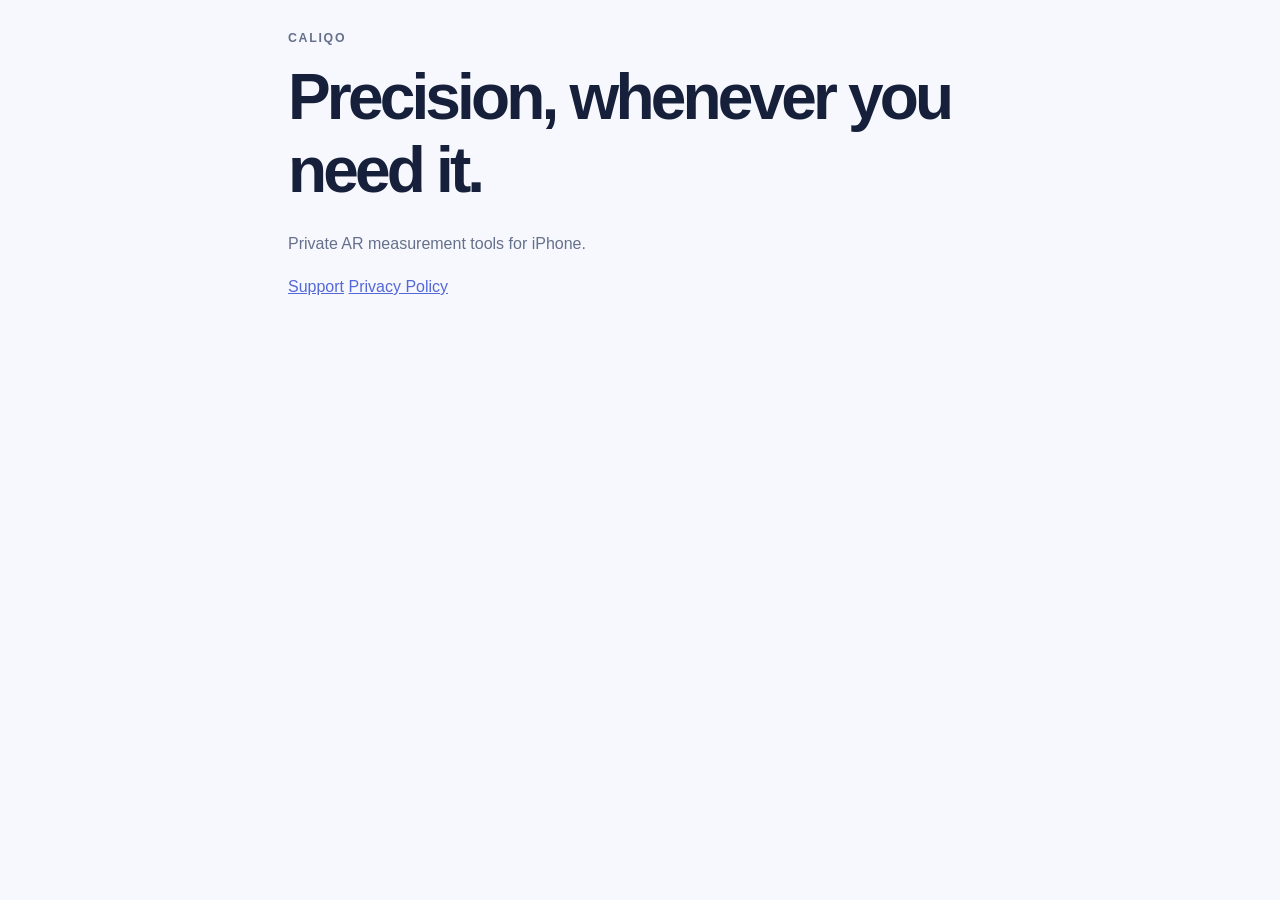
<file: site/index.html>
<!doctype html><html lang="en"><head><meta charset="utf-8"><meta name="viewport" content="width=device-width,initial-scale=1"><title>Caliqo</title><link rel="stylesheet" href="styles.css"></head><body><main class="legal"><p class="eyebrow">CALIQO</p><h1>Precision, whenever you need it.</h1><p>Private AR measurement tools for iPhone.</p><p><a href="support.html">Support</a> <a href="privacy.html">Privacy Policy</a></p></main></body></html>
</file>
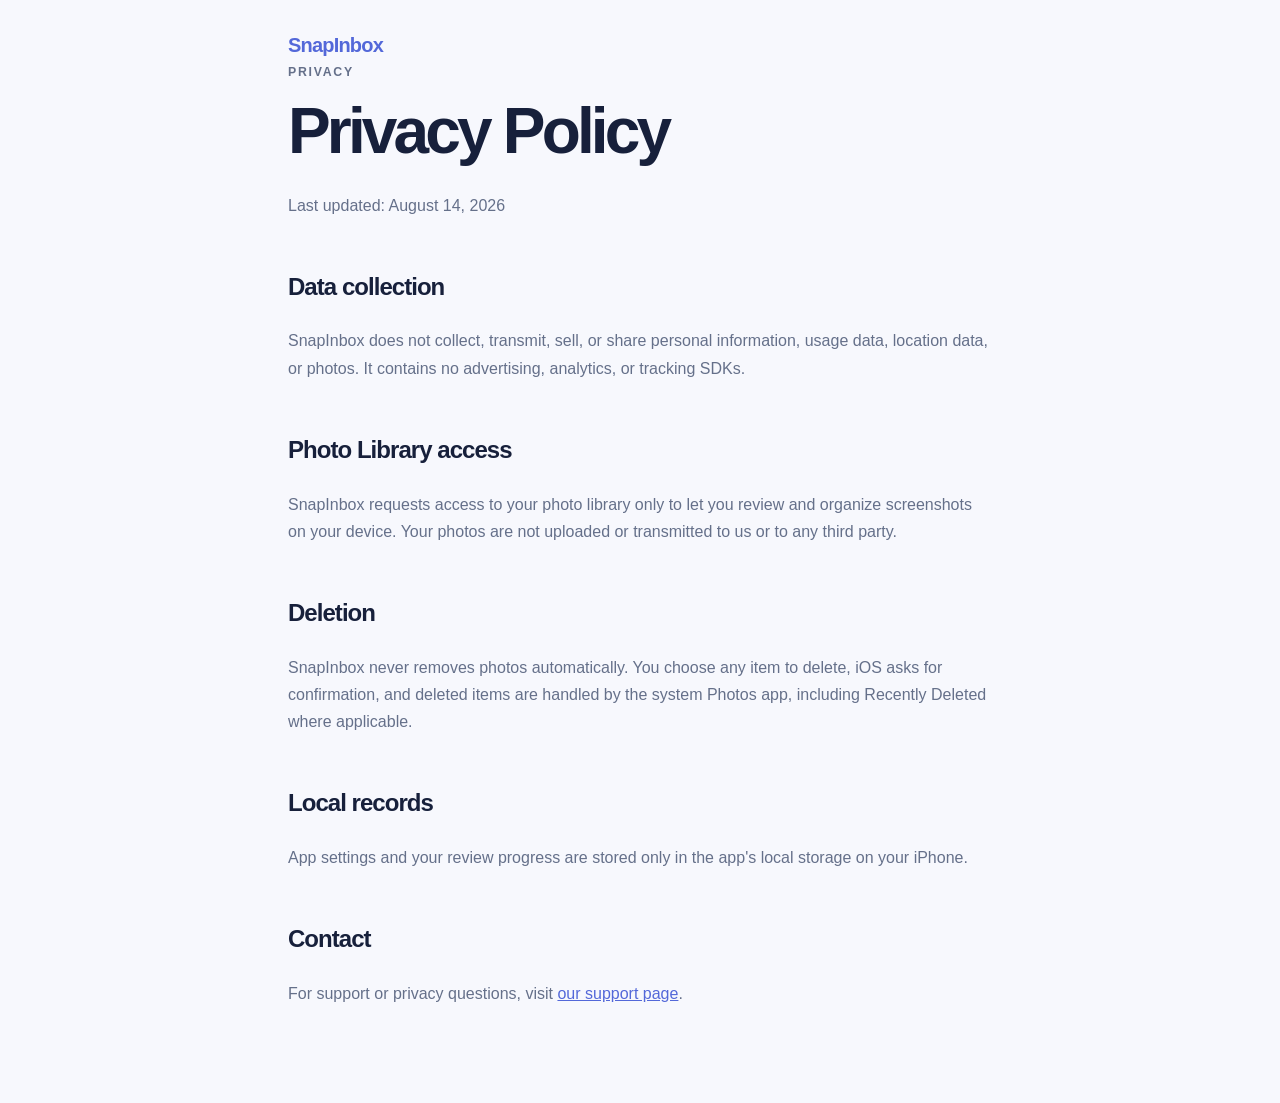
<file: site/privacy.html>
<!doctype html><html lang="en"><head><meta charset="utf-8"><meta name="viewport" content="width=device-width,initial-scale=1"><title>Privacy Policy | SnapInbox</title><link rel="stylesheet" href="styles.css"></head><body><main class="legal"><a class="brand" href="./">SnapInbox</a><p class="eyebrow">PRIVACY</p><h1>Privacy Policy</h1><p>Last updated: August 14, 2026</p><h2>Data collection</h2><p>SnapInbox does not collect, transmit, sell, or share personal information, usage data, location data, or photos. It contains no advertising, analytics, or tracking SDKs.</p><h2>Photo Library access</h2><p>SnapInbox requests access to your photo library only to let you review and organize screenshots on your device. Your photos are not uploaded or transmitted to us or to any third party.</p><h2>Deletion</h2><p>SnapInbox never removes photos automatically. You choose any item to delete, iOS asks for confirmation, and deleted items are handled by the system Photos app, including Recently Deleted where applicable.</p><h2>Local records</h2><p>App settings and your review progress are stored only in the app's local storage on your iPhone.</p><h2>Contact</h2><p>For support or privacy questions, visit <a href="support.html">our support page</a>.</p></main></body></html>
</file>
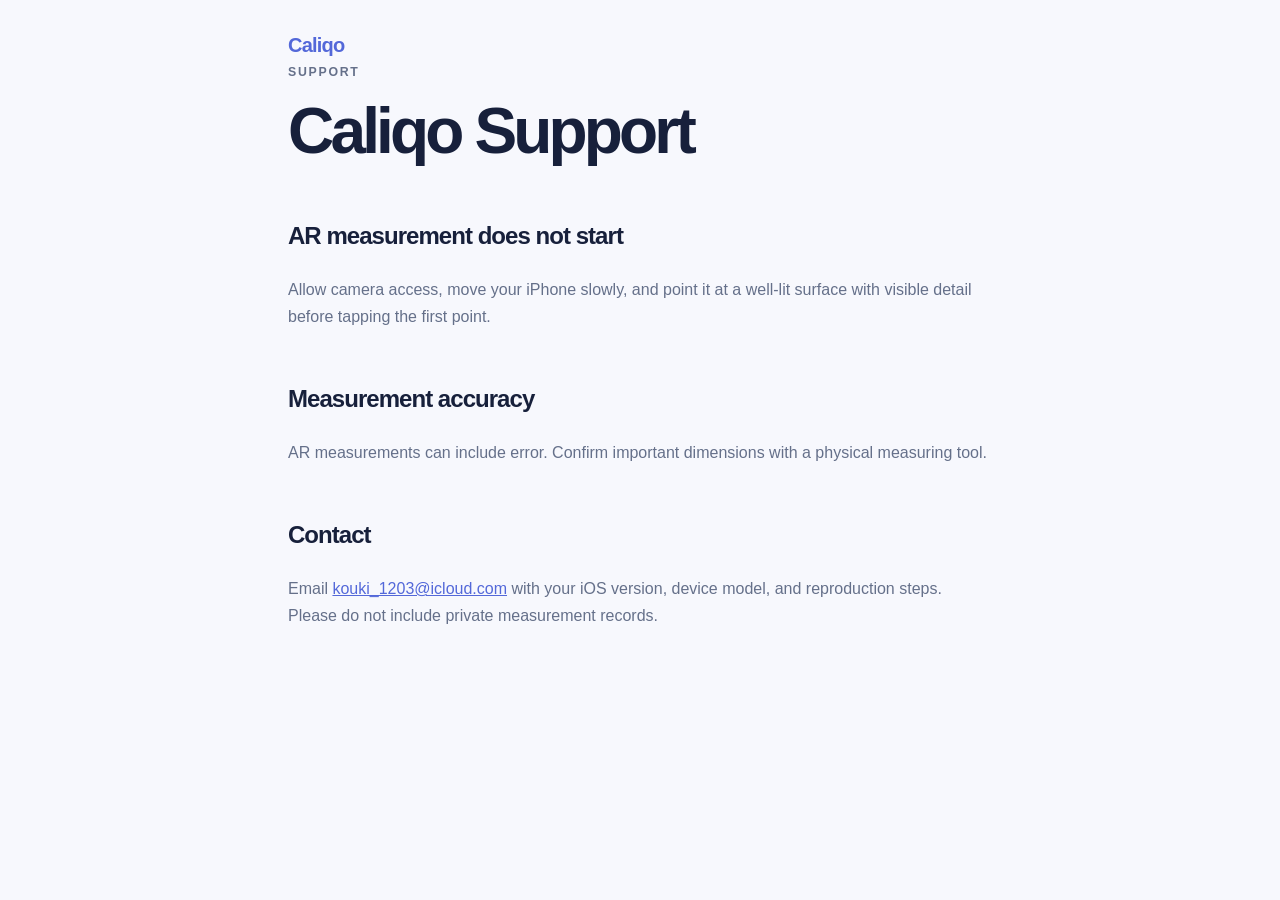
<file: site/support.html>
<!doctype html><html lang="en"><head><meta charset="utf-8"><meta name="viewport" content="width=device-width,initial-scale=1"><title>Support | Caliqo</title><link rel="stylesheet" href="styles.css"></head><body><main class="legal"><a class="brand" href="./">Caliqo</a><p class="eyebrow">SUPPORT</p><h1>Caliqo Support</h1><h2>AR measurement does not start</h2><p>Allow camera access, move your iPhone slowly, and point it at a well-lit surface with visible detail before tapping the first point.</p><h2>Measurement accuracy</h2><p>AR measurements can include error. Confirm important dimensions with a physical measuring tool.</p><h2>Contact</h2><p>Email <a href="mailto:kouki_1203@icloud.com">kouki_1203@icloud.com</a> with your iOS version, device model, and reproduction steps. Please do not include private measurement records.</p></main></body></html>
</file>
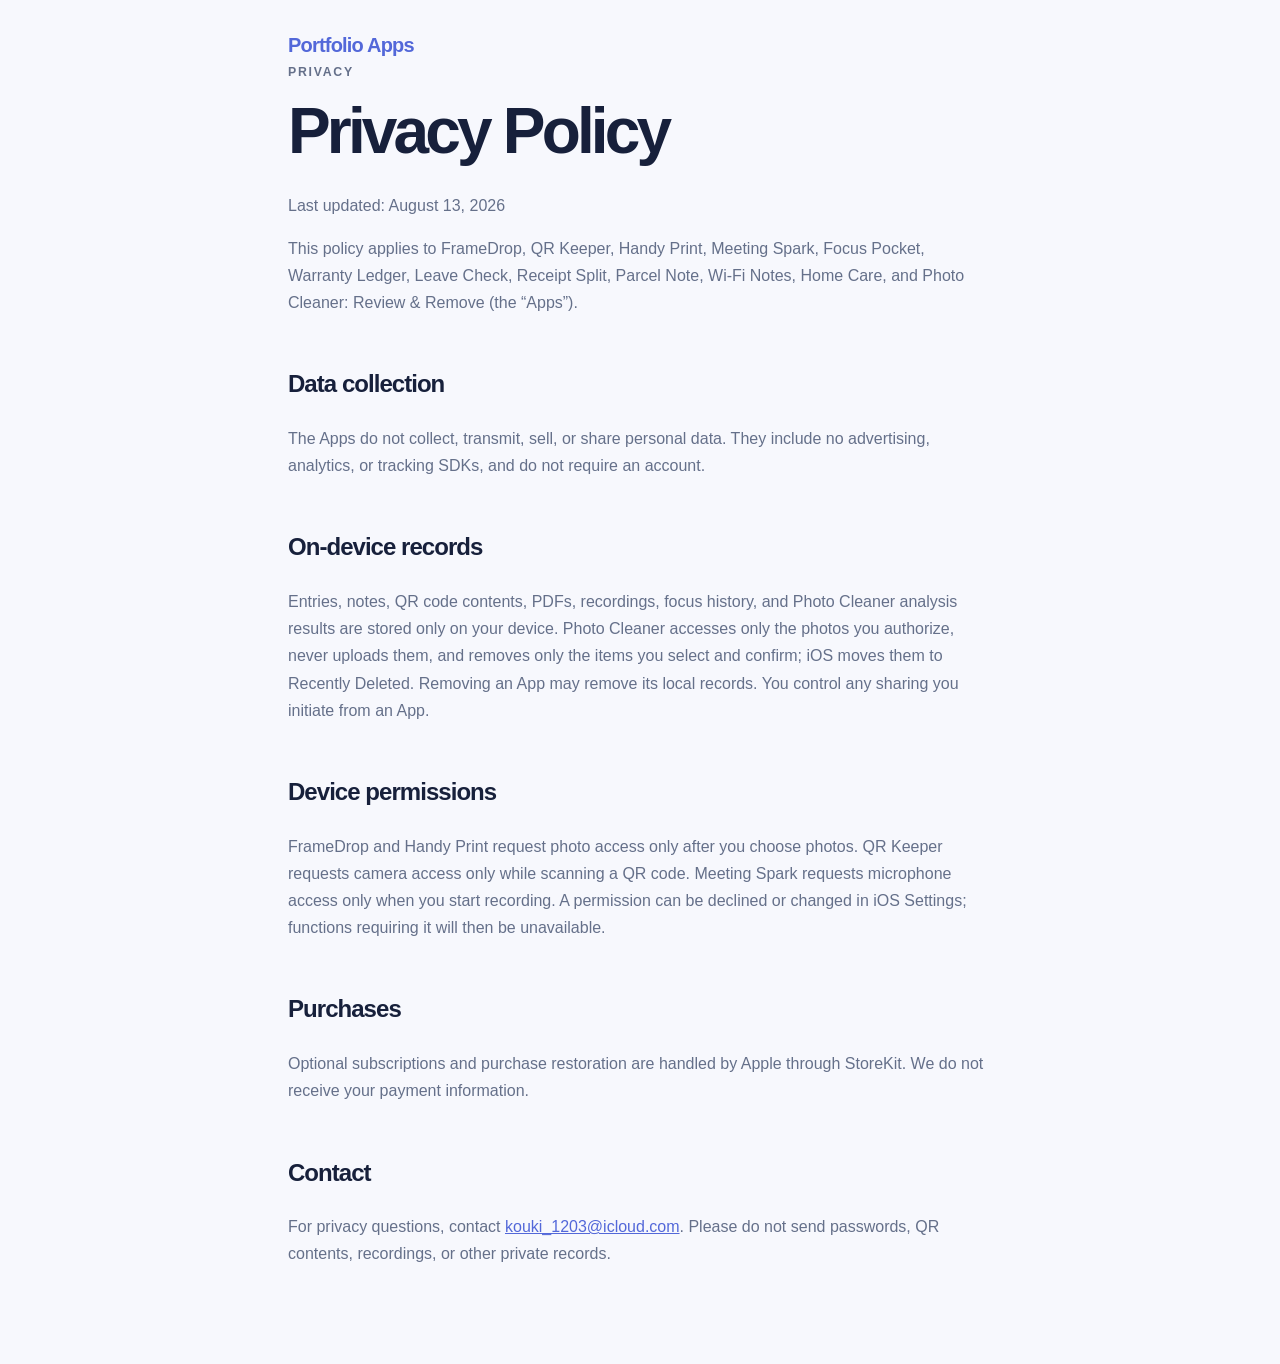
<file: site/portfolio/privacy.html>
<!doctype html>
<html lang="en">
<head>
  <meta charset="utf-8">
  <meta name="viewport" content="width=device-width,initial-scale=1">
  <title>Privacy Policy | Portfolio Apps</title>
  <link rel="stylesheet" href="../styles.css">
</head>
<body>
  <main class="legal">
    <a class="brand" href="../">Portfolio Apps</a>
    <p class="eyebrow">PRIVACY</p>
    <h1>Privacy Policy</h1>
    <p>Last updated: August 13, 2026</p>
    <p>This policy applies to FrameDrop, QR Keeper, Handy Print, Meeting Spark, Focus Pocket, Warranty Ledger, Leave Check, Receipt Split, Parcel Note, Wi-Fi Notes, Home Care, and Photo Cleaner: Review &amp; Remove (the “Apps”).</p>
    <h2>Data collection</h2>
    <p>The Apps do not collect, transmit, sell, or share personal data. They include no advertising, analytics, or tracking SDKs, and do not require an account.</p>
    <h2>On-device records</h2>
    <p>Entries, notes, QR code contents, PDFs, recordings, focus history, and Photo Cleaner analysis results are stored only on your device. Photo Cleaner accesses only the photos you authorize, never uploads them, and removes only the items you select and confirm; iOS moves them to Recently Deleted. Removing an App may remove its local records. You control any sharing you initiate from an App.</p>
    <h2>Device permissions</h2>
    <p>FrameDrop and Handy Print request photo access only after you choose photos. QR Keeper requests camera access only while scanning a QR code. Meeting Spark requests microphone access only when you start recording. A permission can be declined or changed in iOS Settings; functions requiring it will then be unavailable.</p>
    <h2>Purchases</h2>
    <p>Optional subscriptions and purchase restoration are handled by Apple through StoreKit. We do not receive your payment information.</p>
    <h2>Contact</h2>
    <p>For privacy questions, contact <a href="mailto:kouki_1203@icloud.com">kouki_1203@icloud.com</a>. Please do not send passwords, QR contents, recordings, or other private records.</p>
  </main>
</body>
</html>
</file>
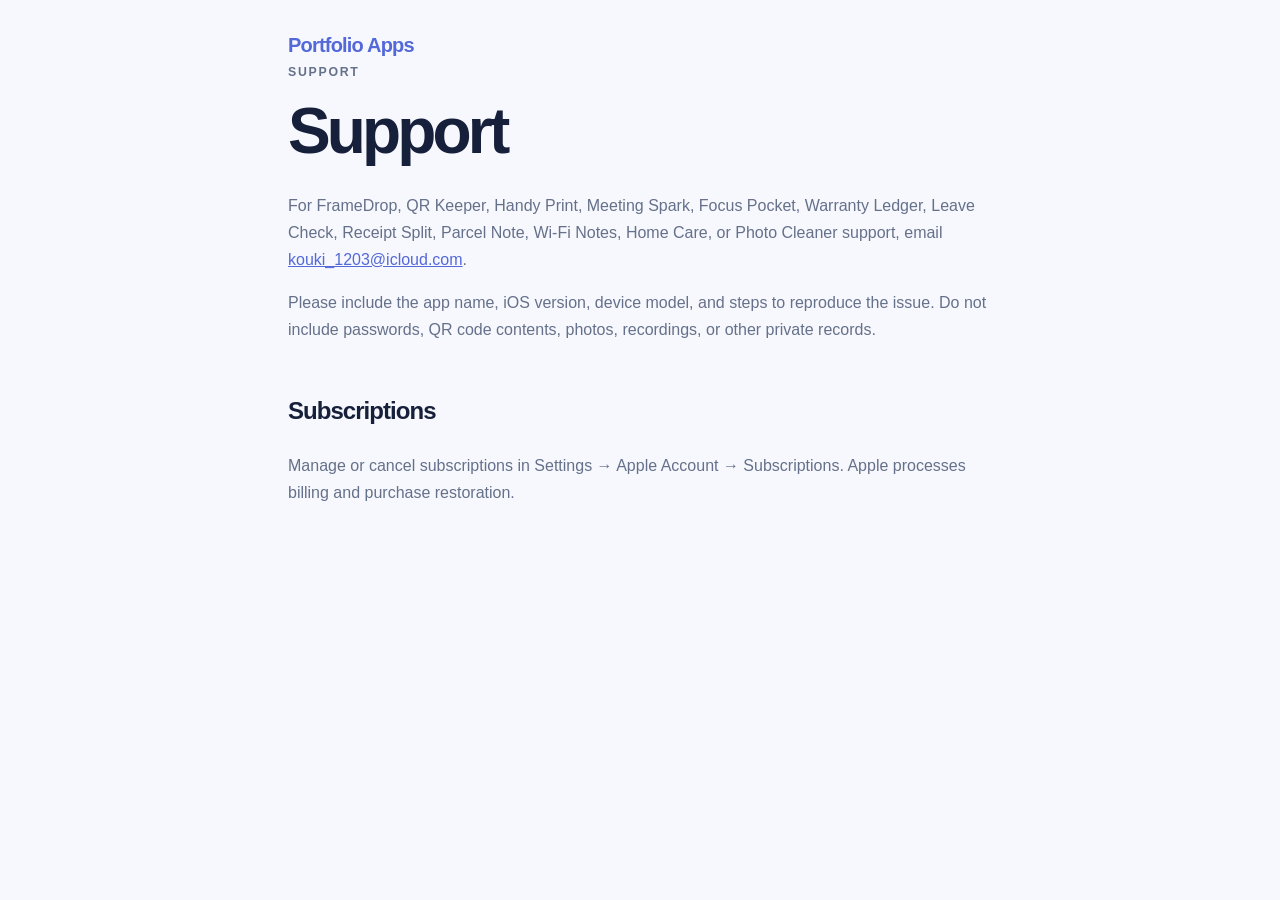
<file: site/portfolio/support.html>
<!doctype html>
<html lang="en">
<head>
  <meta charset="utf-8">
  <meta name="viewport" content="width=device-width,initial-scale=1">
  <title>Support | Portfolio Apps</title>
  <link rel="stylesheet" href="../styles.css">
</head>
<body>
  <main class="legal">
    <a class="brand" href="../">Portfolio Apps</a>
    <p class="eyebrow">SUPPORT</p>
    <h1>Support</h1>
    <p>For FrameDrop, QR Keeper, Handy Print, Meeting Spark, Focus Pocket, Warranty Ledger, Leave Check, Receipt Split, Parcel Note, Wi-Fi Notes, Home Care, or Photo Cleaner support, email <a href="mailto:kouki_1203@icloud.com">kouki_1203@icloud.com</a>.</p>
    <p>Please include the app name, iOS version, device model, and steps to reproduce the issue. Do not include passwords, QR code contents, photos, recordings, or other private records.</p>
    <h2>Subscriptions</h2>
    <p>Manage or cancel subscriptions in Settings → Apple Account → Subscriptions. Apple processes billing and purchase restoration.</p>
  </main>
</body>
</html>
</file>
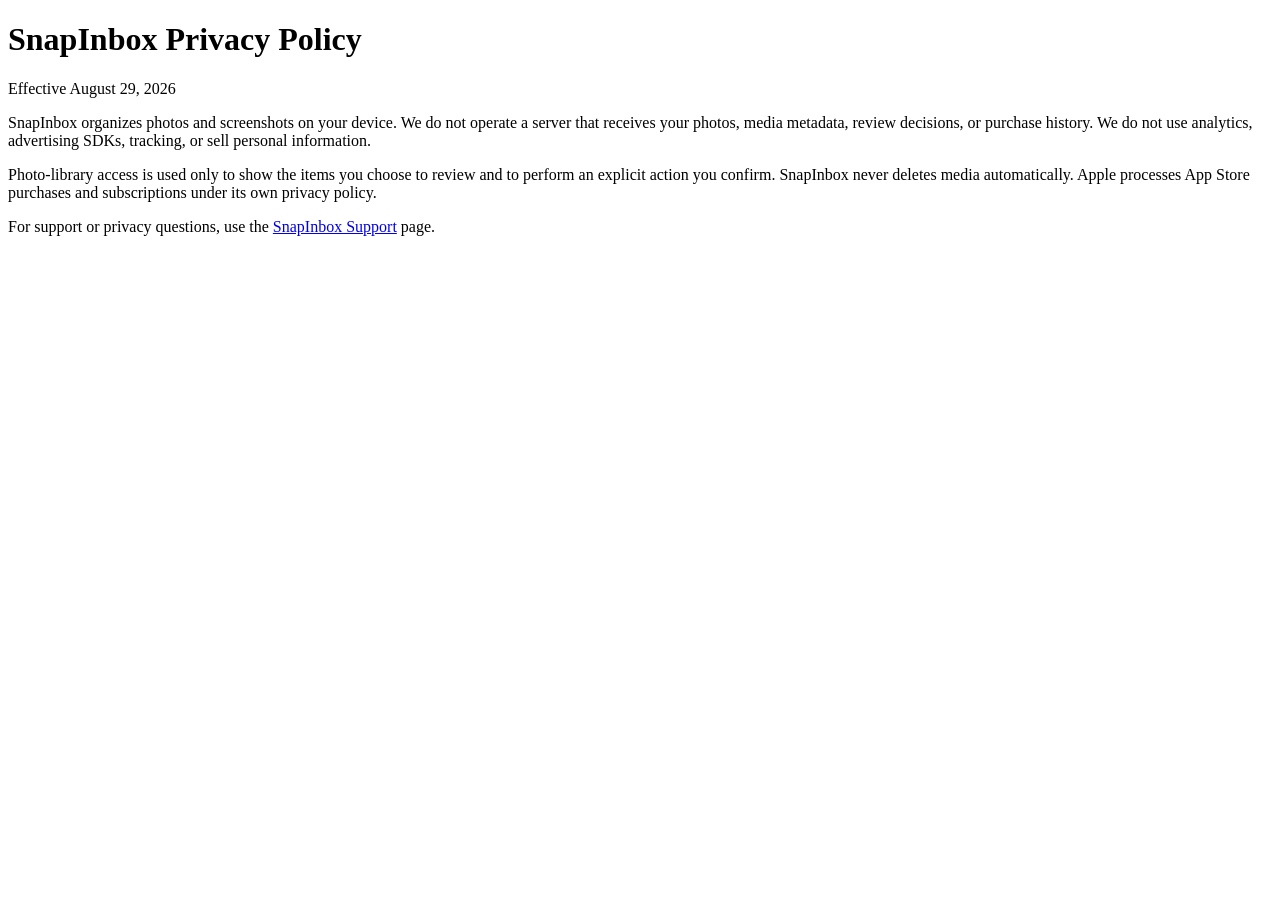
<file: site/snapinbox/privacy.html>
<!doctype html><html lang="en"><head><meta charset="utf-8"><meta name="viewport" content="width=device-width,initial-scale=1"><title>SnapInbox Privacy</title></head><body><main><h1>SnapInbox Privacy Policy</h1><p>Effective August 29, 2026</p><p>SnapInbox organizes photos and screenshots on your device. We do not operate a server that receives your photos, media metadata, review decisions, or purchase history. We do not use analytics, advertising SDKs, tracking, or sell personal information.</p><p>Photo-library access is used only to show the items you choose to review and to perform an explicit action you confirm. SnapInbox never deletes media automatically. Apple processes App Store purchases and subscriptions under its own privacy policy.</p><p>For support or privacy questions, use the <a href="support.html">SnapInbox Support</a> page.</p></main></body></html>
</file>
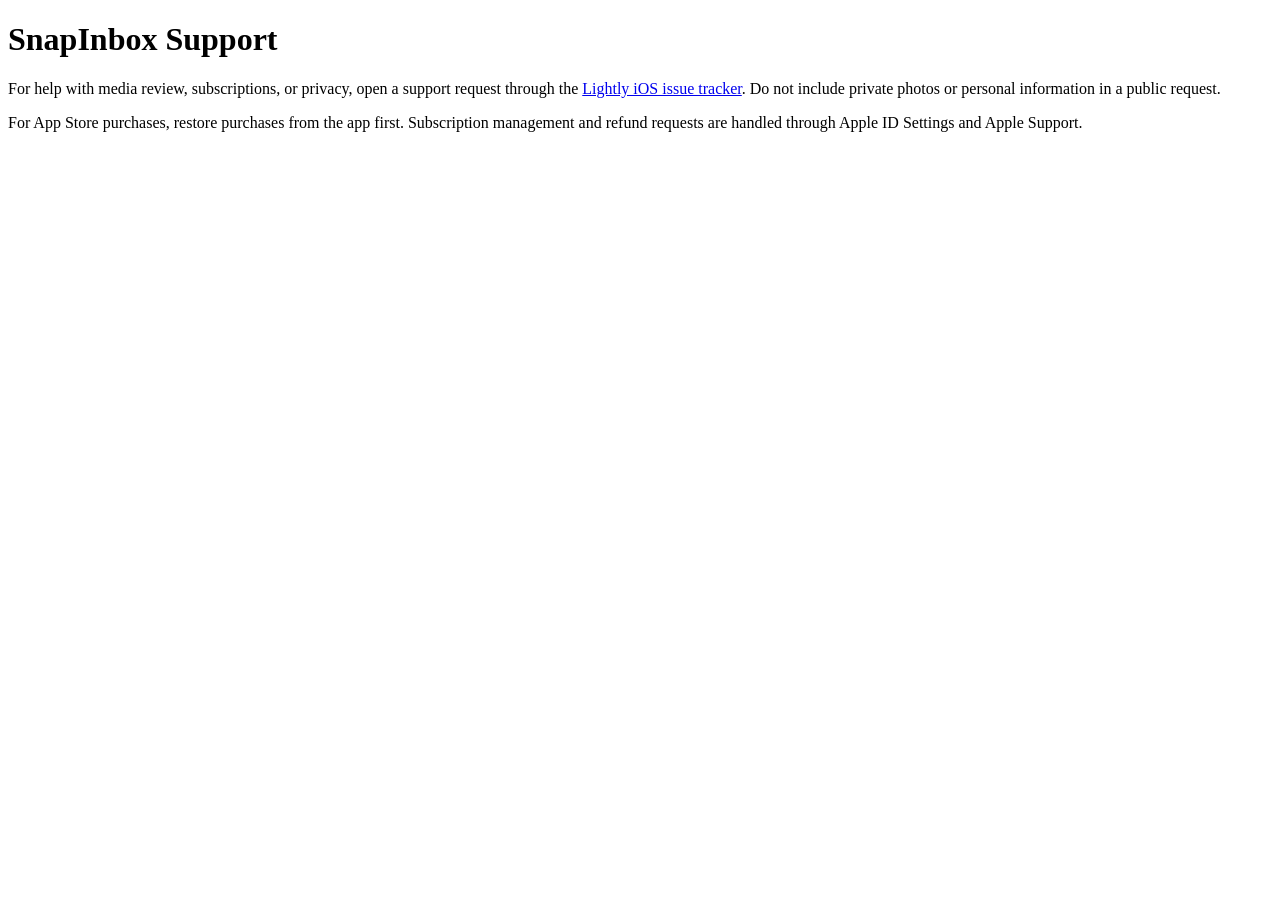
<file: site/snapinbox/support.html>
<!doctype html><html lang="en"><head><meta charset="utf-8"><meta name="viewport" content="width=device-width,initial-scale=1"><title>SnapInbox Support</title></head><body><main><h1>SnapInbox Support</h1><p>For help with media review, subscriptions, or privacy, open a support request through the <a href="https://github.com/Koki-coder-crypto/lightly-ios/issues">Lightly iOS issue tracker</a>. Do not include private photos or personal information in a public request.</p><p>For App Store purchases, restore purchases from the app first. Subscription management and refund requests are handled through Apple ID Settings and Apple Support.</p></main></body></html>
</file>
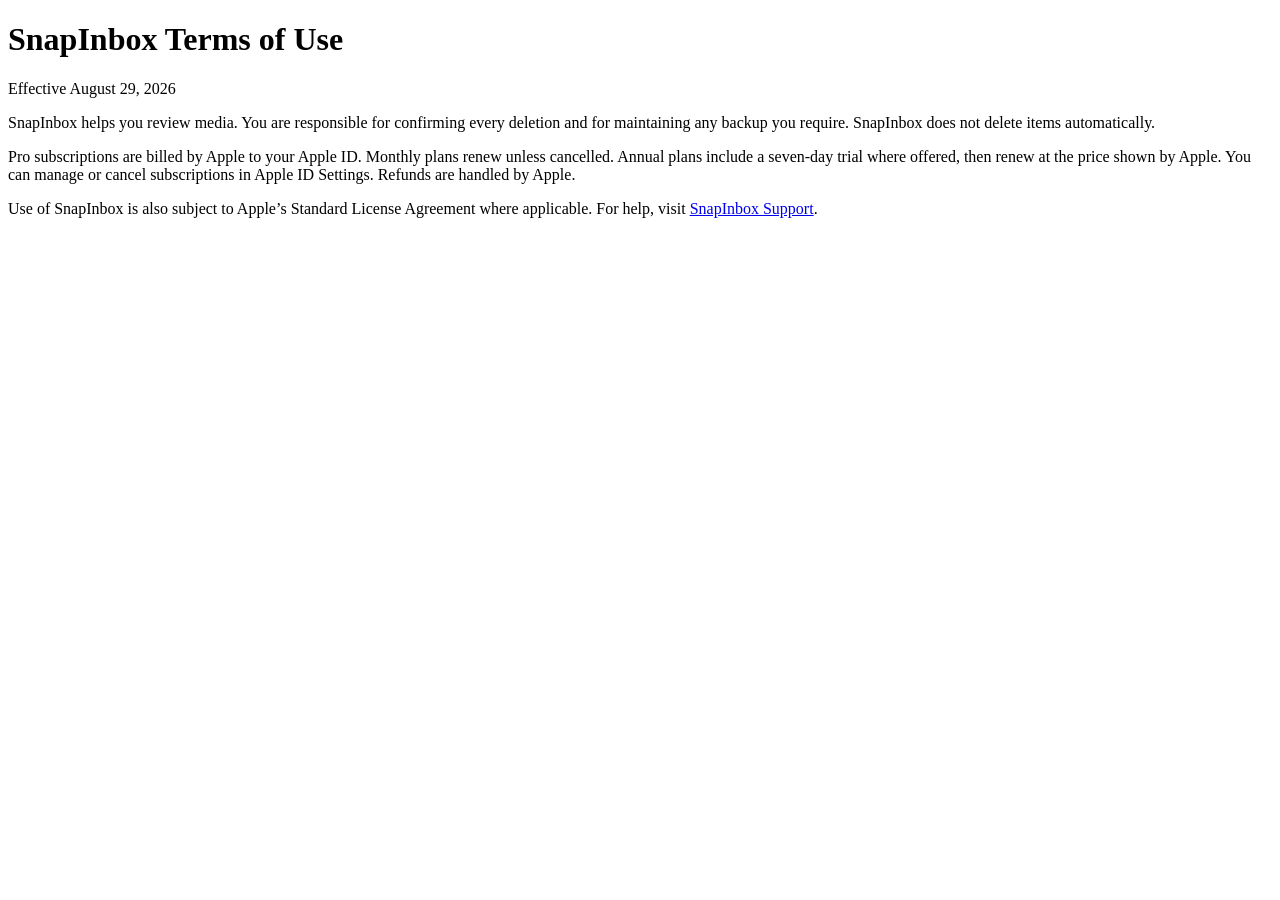
<file: site/snapinbox/terms.html>
<!doctype html><html lang="en"><head><meta charset="utf-8"><meta name="viewport" content="width=device-width,initial-scale=1"><title>SnapInbox Terms</title></head><body><main><h1>SnapInbox Terms of Use</h1><p>Effective August 29, 2026</p><p>SnapInbox helps you review media. You are responsible for confirming every deletion and for maintaining any backup you require. SnapInbox does not delete items automatically.</p><p>Pro subscriptions are billed by Apple to your Apple ID. Monthly plans renew unless cancelled. Annual plans include a seven-day trial where offered, then renew at the price shown by Apple. You can manage or cancel subscriptions in Apple ID Settings. Refunds are handled by Apple.</p><p>Use of SnapInbox is also subject to Apple’s Standard License Agreement where applicable. For help, visit <a href="support.html">SnapInbox Support</a>.</p></main></body></html>
</file>
<file: site/styles.css>
:root{color-scheme:light;--ink:#17203b;--muted:#65708a;--paper:#f7f8fd;--brand:#5368d9;--line:#dfe3f1}*{box-sizing:border-box}body{margin:0;background:var(--paper);color:var(--ink);font-family:-apple-system,BlinkMacSystemFont,"Hiragino Sans","Yu Gothic UI",sans-serif;line-height:1.7}main{max-width:1040px;margin:auto;padding:28px 28px 80px}.brand{display:inline-block;font-weight:760;font-size:1.25rem;color:var(--ink);text-decoration:none;letter-spacing:-.04em}.hero{padding:120px 0 80px}.eyebrow{color:var(--brand);font-size:.77rem;font-weight:750;letter-spacing:.14em}.hero h1,.legal h1{letter-spacing:-.06em;line-height:1.13;font-size:clamp(2.7rem,7vw,5.8rem);margin:12px 0 24px}.lead{max-width:580px;color:var(--muted);font-size:1.12rem}.feature-grid{display:grid;grid-template-columns:repeat(3,1fr);gap:14px;margin-top:64px}.feature-grid article{background:#fff;padding:26px;border:1px solid var(--line);border-radius:24px}.feature-grid span{color:var(--brand);font-size:1.8rem}.feature-grid h2{font-size:1rem;margin:18px 0 4px}.feature-grid p,.legal>p{color:var(--muted);margin-top:0}.legal{max-width:760px}.legal h1{font-size:clamp(2.5rem,5vw,4rem)}.legal h2{margin-top:48px;letter-spacing:-.04em}.legal h3{margin:28px 0 2px;font-size:1rem}.legal a,footer a{color:var(--brand)}footer{max-width:1040px;margin:auto;padding:28px;border-top:1px solid var(--line);display:flex;gap:22px;color:var(--muted);font-size:.85rem}@media(max-width:650px){.hero{padding-top:72px}.feature-grid{grid-template-columns:1fr;margin-top:42px}footer{flex-wrap:wrap}}
</file>
